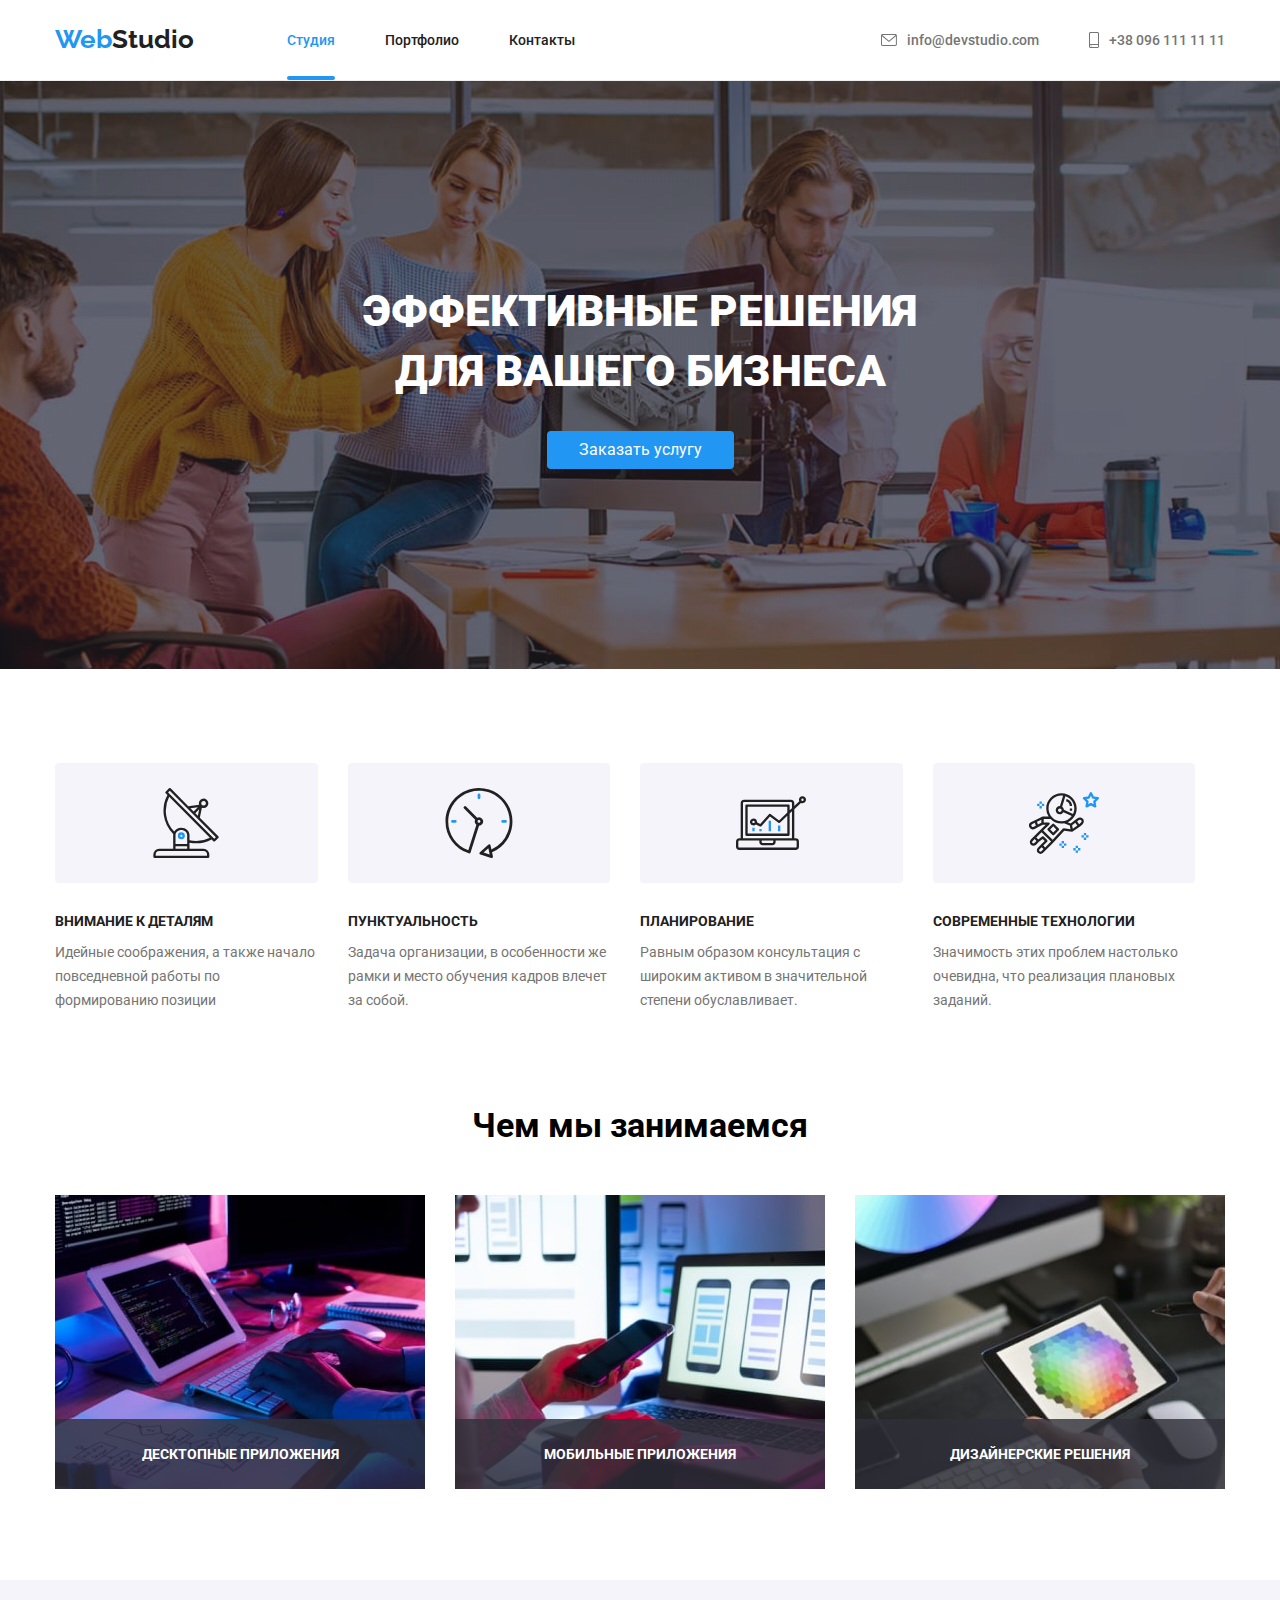
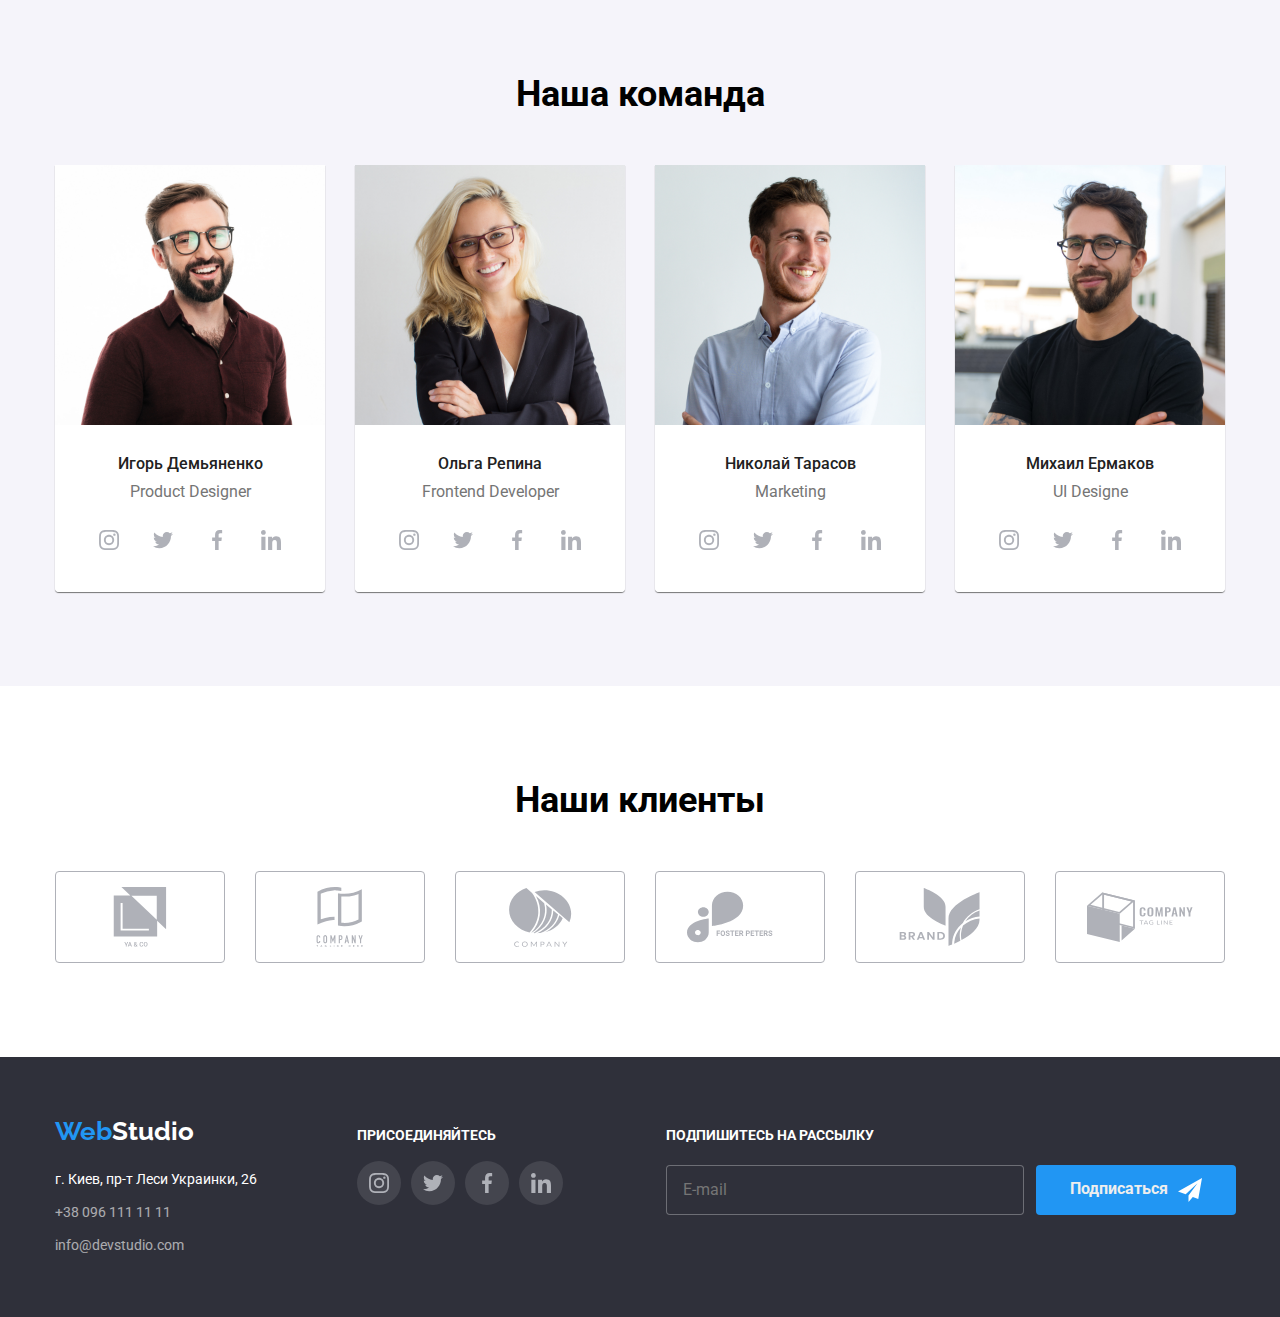
<file: index.html>
<!DOCTYPE html>
<html lang="ru">

<head>
    <title>goit-markup-hw-07</title>
    <meta charset="utf-8">
    <link rel="stylesheet" href="css/main-dist.css">
    <meta name="viewport" content="width=device-width, initial-scale=1.0">
    <link rel="preconnect" href="https://fonts.googleapis.com">
    <link rel="preconnect" href="https://fonts.gstatic.com" crossorigin>
    <link href="https://fonts.googleapis.com/css2?family=Roboto:wght@400;500;700;900&display=swap" rel="stylesheet">
    <link rel="preconnect" href="https://fonts.googleapis.com">
    <link rel="preconnect" href="https://fonts.gstatic.com" crossorigin>
    <link href="https://fonts.googleapis.com/css2?family=Raleway:wght@700&display=swap" rel="stylesheet">
</head>

<body>
    <header>
        <div class="container header-page">
                <a class="header__logo--link logo" href="/">Web<span class="logo-text">Studio</span></a>
                    
                <nav>
                    <ul class="header__list">
                        <li class="header__li header__action"><a class="header__list--link action" href="index.html">Студия</a></li>
                        <li class="header__li"><a class="header__list--link" href="portfolio.html">Портфолио</a></li>
                        <li class="header__li"><a class="header__list--link" href="">Контакты</a></li>
                    </ul>
                </nav>
                <ul class="header__link">
                    <li class="header__right-link"><svg class="header__icon--right"><use href="./images/icon/symbol-defs.svg#icon-envelope"></use></svg><a class="header__icon--mail" href="mailto:info@devstudio.com">info@devstudio.com</a></li>
                    <li class="header__right-link"><svg class="header__icon--right icon-right-resize"><use href="./images/icon/symbol-defs.svg#icon-smartphone"></use></svg><a class="header__icon--tel" href="tel:+380961111111">+38 096 111 11 11</a></li>
                </ul>
        </div>
    </header>
    <main>
            <section class="bussines-page">
                    <div class="container"> 
                    <h1 class="bussines-title">Эффективные решения<br> для вашего бизнеса</h1>
                    <button data-modal-open class="bussines-buttom" type="submit">Заказать услугу</button>
                    </div>
            </section>
            
                <section class="advantages">
                    <div class="container">       
                        <h2 class="advantages__hidden">Особенности</h2>
                        <ul class="advantages__unordered--list">
                            <li class="advantages__list">
                                <div class="advantages__box--icon">
                                    <svg class="advantages__icon">
                                        <use href="./images/icon/symbol-defs.svg#icon-antenna-1"></use>
                                    </svg>
                                </div>
                                <h3 class="advantages__title">Внимание к деталям</h3>
                                <p class="advantages__text">Идейные соображения, а также начало повседневной работы по формированию
                                    позиции</p>
                            </li>
                            <li class="advantages__list">
                                <div class="advantages__box--icon">
                                    <svg class="advantages__icon">
                                        <use href="./images/icon/symbol-defs.svg#icon-clock-1"></use>
                                    </svg>
                                </div>
                                <h3 class="advantages__title">Пунктуальность</h3>
                                <p class="advantages__text">Задача организации, в особенности же рамки и место обучения кадров влечет за собой.</p>
                            </li>
                            <li class="advantages__list">
                                <div class="advantages__box--icon">
                                    <svg class="advantages__icon">
                                        <use href="./images/icon/symbol-defs.svg#icon-diagram-1"></use>
                                    </svg>
                                </div>
                                <h3 class="advantages__title">Планирование</h3>
                                <p class="advantages__text">Равным образом консультация с широким активом в значительной степени
                                    обуславливает.</p>
                            </li>
                            <li class="advantages__list">
                                <div class="advantages__box--icon">
                                    <svg class="advantages__icon">
                                        <use href="./images/icon/symbol-defs.svg#icon-astronaut-1"></use>
                                    </svg>
                                </div>
                                <h3 class="advantages__title">Современные технологии</h3>
                                <p class="advantages__text">Значимость этих проблем настолько очевидна, что реализация плановых
                                    заданий.
                                </p>
                            </li>
                        </ul>
                    </div>
                </section>
            <!-- Начало Наша работа-->
                <section class="ourwork">
                    <div class="container"> 
                        <h2 class="ourwork__title">Чем мы занимаемся</h2>
                        <ul class="ourwork__list">
                            <li class="ourwork__item">
                                    <img src="./images/comp1.jpg" alt="Компьютер" width="370" />
                                    <div class="ourwork__box">
                                    <p class="ourworkbox__text">Десктопные приложения</p>     
                                    </div>
                            </li>
                            <li class="ourwork__item">
                                    <img src="./images/comp2.jpg" alt="Компьютер" width="370" />
                                    <div class="ourwork__box">
                                    <p class="ourworkbox__text">Мобильные приложения</p>     
                                    </div>
                            </li>
                            <li class="ourwork__item">
                                    <img src="./images/comp3.jpg" alt="Компьютер" width="370" />
                                    <div class="ourwork__box">
                                    <p class="ourworkbox__text">Дизайнерские решения</p>     
                                </div>
                            </li>
                        </ul>
                    </div>
                </section>
            <!--Конец Наша работа-->
            <!--Начало Наша Команда-->
            <section class="team">
                <div class="back-layer">
                    <div class="container">
                        <h2 class="team__title">Наша команда</h2>
                        <ul class="team__list">
                            <li class="team__items">
                                <div class="team__image--box">
                                    <img class="team__image" src="./images/img.jpg" alt="Мужчина в очках" width="270">
                                </div>
                                <div class="team__box--name">
                                <h3 class="team__items--title">Игорь Демьяненко</h3>
                                <p class="team__items--text">Product Designer</p>
                                <ul class="team__unordered--list">
                                    <li class="team__icon--item"><a class="team__icon--link" href="/"><svg class="team__icon--team"><use href="./images/icon/symbol-defs.svg#icon-instagram-2"></use></svg></a></li>
                                    <li class="team__icon--item"><a class="team__icon--link" href="/"><svg class="team__icon--team"><use href="./images/icon/symbol-defs.svg#icon-twitter-1"></use></svg></a></li>
                                    <li class="team__icon--item"><a class="team__icon--link" href="/"><svg class="team__icon--team"><use href="./images/icon/symbol-defs.svg#icon-facebook-1"></use></svg></a></li>
                                    <li class="team__icon--item"><a class="team__icon--link" href="/"><svg class="team__icon--team"><use href="./images/icon/symbol-defs.svg#icon-linkedin-1"></use></svg></a></li>
                                </ul>       
                                </div>
                            </li>
                            <li class="team__items">
                                <div class="team__image--box">
                                    <img class="team__image" src="./images/img(1).jpg" alt="Женщина в очках" width="270">
                                </div>
                                <div class="team__box--name">
                                <h3 class="team__items--title">Ольга Репина</h3>
                                <p class="team__items--text">Frontend Developer</p>
                                <ul class="team__unordered--list">
                                    <li class="team__icon--item"><a class="team__icon--link" href="/"><svg class="team__icon--team"><use href="./images/icon/symbol-defs.svg#icon-instagram-2"></use></svg></a></li>
                                    <li class="team__icon--item"><a class="team__icon--link" href="/"><svg class="team__icon--team"><use href="./images/icon/symbol-defs.svg#icon-twitter-1"></use></svg></a></li>
                                    <li class="team__icon--item"><a class="team__icon--link" href="/"><svg class="team__icon--team"><use href="./images/icon/symbol-defs.svg#icon-facebook-1"></use></svg></a></li>
                                    <li class="team__icon--item"><a class="team__icon--link" href="/"><svg class="team__icon--team"><use href="./images/icon/symbol-defs.svg#icon-linkedin-1"></use></svg></a></li>
                                </ul>    
                                </div>
                            </li>
                            <li class="team__items">
                                <div class="team__image--box">
                                    <img class="team__image" src="./images/img(2).jpg" alt="Мужчина" width="270">
                                </div>
                                <div class="team__box--name">
                                <h3 class="team__items--title">Николай Тарасов</h3>
                                <p class="team__items--text">Marketing</p>
                                <ul class="team__unordered--list">
                                    <li class="team__icon--item"><a class="team__icon--link" href="/"><svg class="team__icon--team"><use href="./images/icon/symbol-defs.svg#icon-instagram-2"></use></svg></a></li>
                                    <li class="team__icon--item"><a class="team__icon--link" href="/"><svg class="team__icon--team"><use href="./images/icon/symbol-defs.svg#icon-twitter-1"></use></svg></a></li>
                                    <li class="team__icon--item"><a class="team__icon--link" href="/"><svg class="team__icon--team"><use href="./images/icon/symbol-defs.svg#icon-facebook-1"></use></svg></a></li>
                                    <li class="team__icon--item"><a class="team__icon--link" href="/"><svg class="team__icon--team"><use href="./images/icon/symbol-defs.svg#icon-linkedin-1"></use></svg></a></li>
                                </ul>    
                                </div>
                            </li>
                            <li class="team__items">
                                <div class="team__image--box">
                                    <img src="./images/img(3).jpg" alt="Мужчина в очках" width="270">     
                                </div>
                                <div class="team__box--name">
                                <h3 class="team__items--title">Михаил Ермаков</h3>
                                <p class="team__items--text">UI Designe</p>
                                <ul class="team__unordered--list">
                                    <li class="team__icon--item"><a class="team__icon--link" href="/"><svg class="team__icon--team"><use href="./images/icon/symbol-defs.svg#icon-instagram-2"></use></svg></a></li>
                                    <li class="team__icon--item"><a class="team__icon--link" href="/"><svg class="team__icon--team"><use href="./images/icon/symbol-defs.svg#icon-twitter-1"></use></svg></a></li>
                                    <li class="team__icon--item"><a class="team__icon--link" href="/"><svg class="team__icon--team"><use href="./images/icon/symbol-defs.svg#icon-facebook-1"></use></svg></a></li>
                                    <li class="team__icon--item"><a class="team__icon--link" href="/"><svg class="team__icon--team"><use href="./images/icon/symbol-defs.svg#icon-linkedin-1"></use></svg></a></li>
                                </ul>    
                                </div>
                            </li>
                        </ul>
                    </div>
                </div>
            </section>
            <!--Конец Наша команда-->
            <!--Начало наша клиенты-->
            <section class="clients">
                <div class="container">
                    <h2 class="clients__title">
                        Наши клиенты
                    </h2>
                    <ul class="clients__unordered--list">
                        <li class="clients__unordered--item"><a  class="clients__icon--link" href="/"><svg class="clients__icon--clients"><use href="./images/icon/symbol-defs.svg#icon-group"></use></svg></a></li>
                        <li class="clients__unordered--item"><a  class="clients__icon--link" href="/"><svg class="clients__icon--clients"><use href="./images/icon/symbol-defs.svg#icon-compani"></use></svg></a></li>
                        <li class="clients__unordered--item"><a  class="clients__icon--link" href="/"><svg class="clients__icon--clients"><use href="./images/icon/symbol-defs.svg#icon-Object"></use></svg></a></li>
                        <li class="clients__unordered--item"><a  class="clients__icon--link" href="/"><svg class="clients__icon--clients"><use href="./images/icon/symbol-defs.svg#icon-forest"></use></svg></a></li>
                        <li class="clients__unordered--item"><a  class="clients__icon--link" href="/"><svg class="clients__icon--clients"><use href="./images/icon/symbol-defs.svg#icon-brand"></use></svg></a></li>
                        <li class="clients__unordered--item"><a  class="clients__icon--link" href="/"><svg class="clients__icon--clients"><use href="./images/icon/symbol-defs.svg#icon-compani-last"></use></svg></a></li>
                    </ul>
                </div>
            </section>
            <!--Конец наша клиенты-->
    </main>
    <footer>
        <div class="container flex">
            <div class="footer-logo">
                <a class="footer-logo__link reset-margin" href="/">Web<span class="ft-color">Studio</span></a>
                <address class="footer-logo__address--box">
                    <p class="footer-logo__text--address">г. Киев, пр-т Леси Украинки, 26 </p>
                    <ul class="footer-logo__unordered--list">
                        <li class="footer-logo__item"><a class="footer-logo__link--tel" href="tel:+380961111111">+38 096 111 11 11</a></li>
                        <li class="footer-logo__item"><a class="footer-logo__link--mail" href="mailto:info@devstudio.com">info@devstudio.com</a></li>
                    </ul>
                </address>
            </div>
            <div class="footer-social">
                <b class="footer-social__title">присоединяйтесь</b>
                <ul class="footer-social__unordered--list">
                    <li class="footer-social__item"><a class="team__icon--item" href="/"><svg class="team__icon--team iconteam-color"><use href="./images/icon/symbol-defs.svg#icon-instagram-2"></use></svg></a></li>
                    <li class="footer-social__item"><a class="team__icon--item" href="/"><svg class="team__icon--team iconteam-color"><use href="./images/icon/symbol-defs.svg#icon-twitter-1"></use></svg></a></li>
                    <li class="footer-social__item"><a class="team__icon--item" href="/"><svg class="team__icon--team iconteam-color"><use href="./images/icon/symbol-defs.svg#icon-facebook-1"></use></svg></a></li>
                    <li class="footer-social__item"><a class="team__icon--item" href="/"><svg class="team__icon--team iconteam-color"><use href="./images/icon/symbol-defs.svg#icon-linkedin-1"></use></svg></a></li>
                </ul>    
            </div>
            <div class="footer-subscription">
                <b class="footer-subscription__title">Подпишитесь на рассылку</b>
                <form class="footer-subscription__form">
                   <input class="footer-subscription__input--text" type="text" name="email" placeholder="E-mail">
                   <button class="footer-subscription__button" type="submit">Подписаться</button>
                </form>    
            </div>
        </div>
        <!-- Модальное окно-->
        <div data-modal class="model_beckdrop is-hidden">
            <div class="model">
                <button data-modal-close class="close">
                    <svg  class="close-x" width="18px" height="18px">
                        <use href="./images/icon/close.svg#x">
                        </use>
                    </svg>                  
                </button>
                <b class="model-title">Оставьте свои данные, мы вам перезвоним</b>
                <form class="model-form">
                        <div class="form-field">
                                <label class="label-form" for="name">Имя</label>
                            <div class="form-layer">
                                    <input class="form-name" id="name" type="text" name="name" maxlength="50">
                                    <svg class="input-icon">
                                        <use href="./images/icon/form.svg#icon-person-form"></use>
                                    </svg>
                            </div>
                        </div>

                        <div class="form-field">
                                
                                <label class="label-form" for="phone">Телефон</label>
                            <div class="form-layer">
                                <input class="form-name" id="phone" type="tel" name="phone" maxlength="16">
                                <svg class="input-icon">
                                    <use href="./images/icon/form.svg#icon-phone-form"></use>
                                </svg>
                            </div>
                        </div>

                        <div class="form-field">
                                <label class="label-form" for="email">Почта</label>
                            <div class="form-layer">
                                <input class="form-name" id="email" name="email" type="email"  maxlength="50">
                                <svg class="input-icon">
                                    <use href="./images/icon/form.svg#icon-email-form"></use>
                                </svg>
                            </div>
                        </div>

                        <div class="form-field">
                            <label class="label-form" for="comment">Комментарий</label>
                            <textarea class="form-comment" name="comment" id="comment" placeholder="Введите текст" ></textarea>
                        </div>
                        <div class="form-field flex-check">
                            
                            <label class="label-form agreement" for="check"><input class="agreement-checkbox" type="checkbox" name="ofer" id="check" value="true">
                                <span class="psevdo-check"></span>Соглашаюсь с рассылкой и принимаю<a class="label-link" href="/">Условия договора</a>
                                
                            </label>
                        </div>

                        <button class="form-btn" type="submit">Отправить</button>
                
                </form>
            </div>
        </div>
        <!--Конец модальное окна-->
        <script src="./js/script.js"></script>
    </footer>
</body>

</html>
</file>
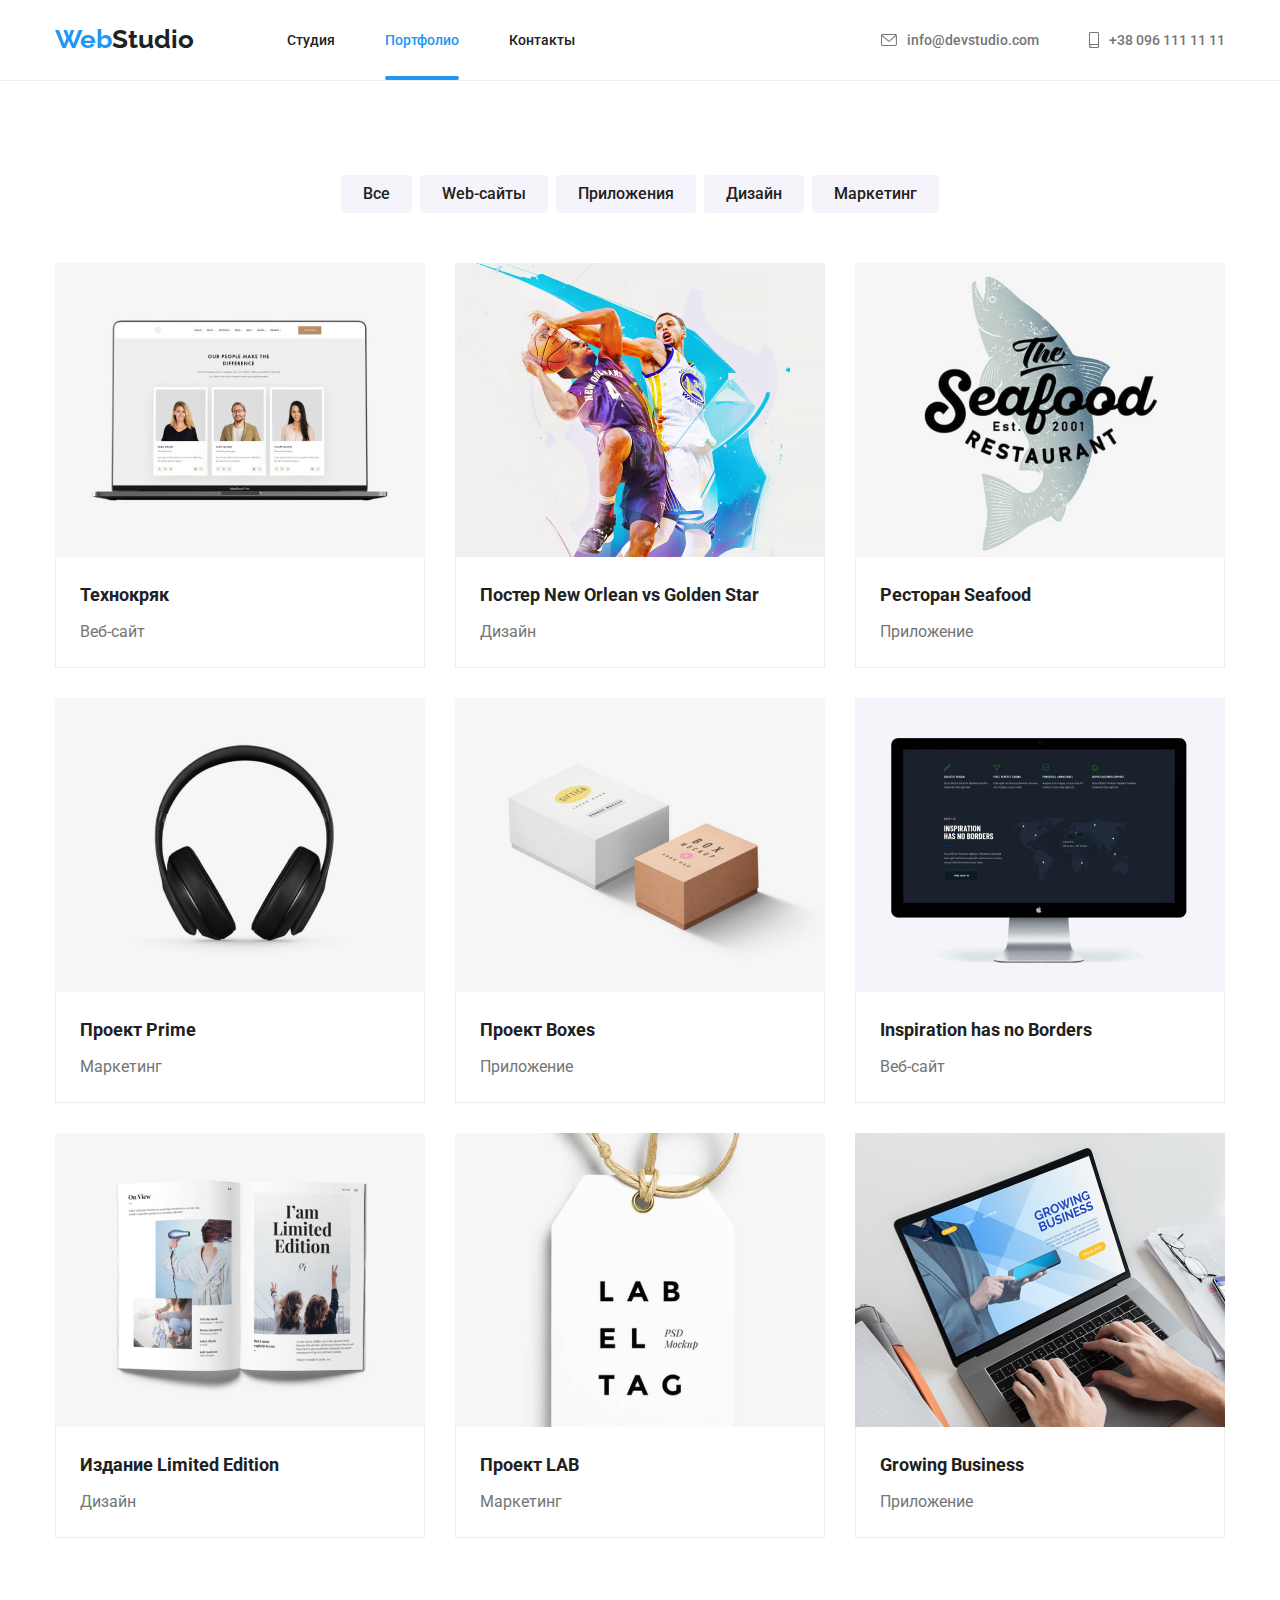
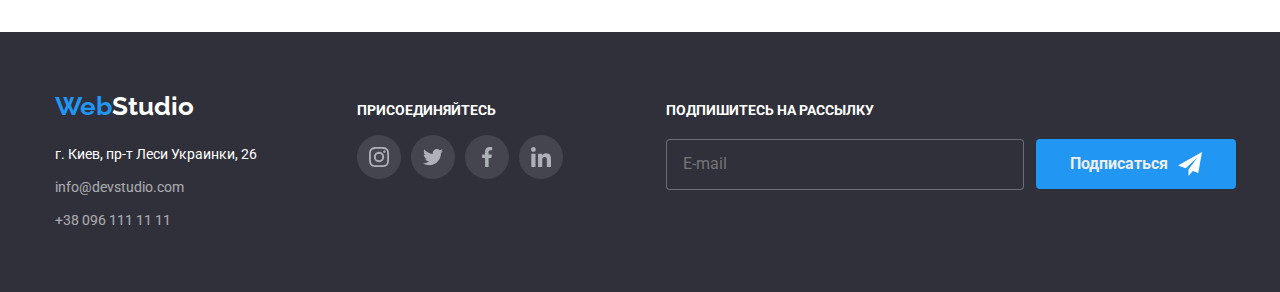
<file: portfolio.html>
<!DOCTYPE html>
<html lang="ru">

<head>
    <title>goit-markup-hw-07</title>
    <meta charset="utf-8">
    <link rel="stylesheet" href="css/main-dist.css">
    <meta name="viewport" content="width=device-width, initial-scale=1.0">
    <link rel="preconnect" href="https://fonts.googleapis.com">
    <link rel="preconnect" href="https://fonts.gstatic.com" crossorigin>
    <link href="https://fonts.googleapis.com/css2?family=Roboto:wght@300;400;500;700&display=swap" rel="stylesheet">
    <link rel="preconnect" href="https://fonts.googleapis.com">
    <link rel="preconnect" href="https://fonts.gstatic.com" crossorigin>
    <link href="https://fonts.googleapis.com/css2?family=Raleway:wght@700&display=swap" rel="stylesheet">
</head>

<body>
    <header>
        <div class="container header-page">
                <a class="header__logo--link logo" href="/">Web<span class="logo-text">Studio</span></a>
                    
                <nav>
                    <ul class="header__list">
                        <li class="header__li"><a class="header__list--link" href="index.html">Студия</a></li>
                        <li class="header__li header__action"><a class="header__list--link action" href="portfolio.html">Портфолио</a></li>
                        <li class="header__li"><a class="header__list--link" href="">Контакты</a></li>
                    </ul>
                </nav>

                <ul class="header__link">
                    <li class="header__right-link"><svg class="header__icon--right"><use href="./images/icon/symbol-defs.svg#icon-envelope"></use></svg><a class="header__icon--mail" href="mailto:info@devstudio.com">info@devstudio.com</a></li>
                    <li class="header__right-link"><svg class="header__icon--right icon-right-resize"><use href="./images/icon/symbol-defs.svg#icon-smartphone"></use></svg><a class="header__icon--tel" href="tel:+380961111111">+38 096 111 11 11</a></li>
                </ul>
        </div>
    </header>
        <main>
                <section class="section-portfolio">
                    <div class="container">
                            <h1 class="advantages__hidden">Портфолио</h1> <!--hidden-->
                                <ul class="section-portfolio__unordered--list">
                                    <li class="section-portfolio__item"><button type="submit"  class="section-portfolio__button  action-button" >Все</button></li>
                                    <li class="section-portfolio__item"><button type="submit"  class="section-portfolio__button action-button " >Web-сайты</button></li>
                                    <li class="section-portfolio__item"><button type="submit"  class="section-portfolio__button action-button " >Приложения</button></li>
                                    <li class="section-portfolio__item"><button type="submit"  class="section-portfolio__button action-button " >Дизайн</button></li>
                                    <li class="section-portfolio__item"><button type="submit"  class="section-portfolio__button action-button " >Маркетинг</button></li>
                                </ul>
                        
                            <ul class="product-card__unordered--list">
                                <li class="product-card__item">
                                    <a class="product-card__link" href="/">
                                        <div class="product-card__box-img">
                                            <img src="images/images1.jpg" width="370" alt="Вебсайт">
                                            <p class="product-card__box--text">Технокряк это современная площадка распространения коронавируса. Компании используют эту платформу для цифрового шпионажа и атак на защищённые сервера конкурентов.</p>
                                        </div>
                                        <div class="product-card__box-text">
                                            <h2 class="product-card__title">Технокряк</h2>
                                            <p class="product-card__box-bottom-text">Веб-сайт</p>
                                        </div>
                                    </a>
                                </li>
                                <li class="product-card__item">
                                    <a class="product-card__link" href="/">
                                    <div class="product-card__box-img">    
                                        <img src="images/images2.jpg" width="370" alt="Баскетболисты">
                                        <p class="product-card__box--text">Технокряк это современная площадка распространения коронавируса. Компании используют эту платформу для цифрового шпионажа и атак на защищённые сервера конкурентов.</p>
                                    </div>
                                    <div class="product-card__box-text">
                                    <h2 class="product-card__title">Постер New Orlean vs Golden Star</h2>
                                    <p class="product-card__box-bottom-text">Дизайн</p>
                                    </div>
                                    </a>
                                </li>
                                <li class="product-card__item">
                                    <a class="product-card__link" href="/">
                                        <div class="product-card__box-img">  
                                        <img src="images/images3.jpg" width="370" alt="Логотип">
                                        <p class="product-card__box--text">Технокряк это современная площадка распространения коронавируса. Компании используют эту платформу для цифрового шпионажа и атак на защищённые сервера конкурентов.</p>
                                        </div>
                                    <div class="product-card__box-text">
                                    <h2 class="product-card__title">Ресторан Seafood</h2>
                                    <p class="product-card__box-bottom-text">Приложение</p>
                                    </div>
                                    </a>
                                </li>
                                <li class="product-card__item">
                                    <a class="product-card__link" href="/">
                                    <div class="product-card__box-img">    
                                        <img src="images/images4.jpg" width="370" alt="Наушники">
                                        <p class="product-card__box--text">Технокряк это современная площадка распространения коронавируса. Компании используют эту платформу для цифрового шпионажа и атак на защищённые сервера конкурентов.</p>
                                    </div>
                                    <div class="product-card__box-text">
                                    <h2 class="product-card__title">Проект Prime</h2>
                                    <p class="product-card__box-bottom-text">Маркетинг</p>
                                    </div>
                                    </a>
                                </li>
                                <li class="product-card__item">
                                    <a class="product-card__link" href="/">
                                    <div class="product-card__box-img">    
                                        <img src="images/images5.jpg" width="370" alt="Части">
                                        <p class="product-card__box--text">Технокряк это современная площадка распространения коронавируса. Компании используют эту платформу для цифрового шпионажа и атак на защищённые сервера конкурентов.</p>
                                    </div>
                                    <div class="product-card__box-text">
                                    <h2 class="product-card__title">Проект Boxes</h2>
                                    <p class="product-card__box-bottom-text">Приложение</p>
                                    </div>
                                    </a>
                                </li>
                                <li class="product-card__item">
                                    <a class="product-card__link" href="/">
                                        <div class="product-card__box-img">    
                                            <img src="images/images6.jpg" width="370" alt="Части">
                                            <p class="product-card__box--text">Технокряк это современная площадка распространения коронавируса. Компании используют эту платформу для цифрового шпионажа и атак на защищённые сервера конкурентов.</p>
                                        </div>
                                    <div class="product-card__box-text">
                                    <h2 class="product-card__title">Inspiration has no Borders</h2>
                                    <p class="product-card__box-bottom-text">Веб-сайт</p>
                                    </div>
                                    </a>
                                </li>
                                <li class="product-card__item">
                                    <a class="product-card__link" href="/">
                                    <div class="product-card__box-img">    
                                            <img src="images/images7.jpg" width="370" alt="Части">
                                            <p class="product-card__box--text">Технокряк это современная площадка распространения коронавируса. Компании используют эту платформу для цифрового шпионажа и атак на защищённые сервера конкурентов.</p>
                                    </div>
                                    <div class="product-card__box-text">
                                    <h2 class="product-card__title">Издание Limited Edition</h2>
                                    <p class="product-card__box-bottom-text">Дизайн</p>
                                    </div>
                                    </a>
                                </li>
                                <li class="product-card__item">
                                    <a class="product-card__link" href="/">
                                        <div class="product-card__box-img">    
                                            <img src="images/images8.jpg" width="370" alt="Части">
                                            <p class="product-card__box--text">Технокряк это современная площадка распространения коронавируса. Компании используют эту платформу для цифрового шпионажа и атак на защищённые сервера конкурентов.</p>
                                        </div>    
                                    <div class="product-card__box-text">
                                    <h2 class="product-card__title">Проект LAB</h2>
                                    <p class="product-card__box-bottom-text">Маркетинг</p>
                                    </div>
                                    </a>
                                </li>
                                <li class="product-card__item">
                                    <a class="product-card__link" href="/">
                                        <div class="product-card__box-img">    
                                            <img src="images/images9.jpg" width="370" alt="Части">
                                            <p class="product-card__box--text">Технокряк это современная площадка распространения коронавируса. Компании используют эту платформу для цифрового шпионажа и атак на защищённые сервера конкурентов.</p>
                                        </div>    
                                    <div class="product-card__box-text">
                                    <h2 class="product-card__title">Growing Business</h2>
                                    <p class="product-card__box-bottom-text">Приложение</p>
                                    </div>
                                    </a>
                                </li>
                            </ul>
                        
                    </div>
                </section>
        </main>
        <footer>
            <div class="container flex">
                <div class="footer-logo">
                    <a class="footer-logo__link reset-margin" href="/">Web<span class="ft-color">Studio</span></a>
                    <address class="footer-logo__address--box">
                        <p class="footer-logo__text--address">г. Киев, пр-т Леси Украинки, 26 </p>
                        <ul class="footer-logo__unordered--list">
                            <li class="footer-logo__item"><a class="footer-logo__link--mail" href="mailto:info@devstudio.com">info@devstudio.com</a></li>
                            <li class="footer-logo__item"><a class="footer-logo__link--tel" href="tel:+380961111111">+38 096 111 11 11</a></li>
                            
                        </ul>
                    </address>
                </div>
                <div class="footer-social">
                    <b class="footer-social__title">присоединяйтесь</b>
                    <ul class="footer-social__unordered--list">
                        <li class="footer-social__item"><a class="team__icon--item" href="/"><svg class="team__icon--team iconteam-color"><use href="./images/icon/symbol-defs.svg#icon-instagram-2"></use></svg></a></li>
                        <li class="footer-social__item"><a class="team__icon--item" href="/"><svg class="team__icon--team iconteam-color"><use href="./images/icon/symbol-defs.svg#icon-twitter-1"></use></svg></a></li>
                        <li class="footer-social__item"><a class="team__icon--item" href="/"><svg class="team__icon--team iconteam-color"><use href="./images/icon/symbol-defs.svg#icon-facebook-1"></use></svg></a></li>
                        <li class="footer-social__item"><a class="team__icon--item" href="/"><svg class="team__icon--team iconteam-color"><use href="./images/icon/symbol-defs.svg#icon-linkedin-1"></use></svg></a></li>
                    </ul>    
                </div>
                <div class="footer-subscription">
                    <b class="footer-subscription__title">Подпишитесь на рассылку</b>
                    <form class="footer-subscription__form">
                       <input class="footer-subscription__input--text" type="text" name="email" placeholder="E-mail">
                       <button class="footer-subscription__button" type="submit">Подписаться</button>
                    </form>    
                </div>
            </div>
            <!-- Модальное окно-->
            <div data-modal class="model_beckdrop is-hidden">
                <div class="model">
                    <button data-modal-close class="close">
                        <svg  class="close-x" width="18px" height="18px">
                            <use href="./images/icon/close.svg#x">
                            </use>
                        </svg>                  
                    </button>
                    <b class="model-title">Оставьте свои данные, мы вам перезвоним</b>
                    <form class="model-form">
                            <div class="form-field">
                                    <label class="label-form" for="name">Имя</label>
                                <div class="form-layer">
                                        <input class="form-name" id="name" type="text" name="name" maxlength="50">
                                        <svg class="input-icon">
                                            <use href="./images/icon/form.svg#icon-person-form"></use>
                                        </svg>
                                </div>
                            </div>
    
                            <div class="form-field">
                                    
                                    <label class="label-form" for="phone">Телефон</label>
                                <div class="form-layer">
                                    <input class="form-name" id="phone" type="tel" name="phone" maxlength="16">
                                    <svg class="input-icon">
                                        <use href="./images/icon/form.svg#icon-phone-form"></use>
                                    </svg>
                                </div>
                            </div>
    
                            <div class="form-field">
                                    <label class="label-form" for="email">Почта</label>
                                <div class="form-layer">
                                    <input class="form-name" id="email" name="email" type="email"  maxlength="50">
                                    <svg class="input-icon">
                                        <use href="./images/icon/form.svg#icon-email-form"></use>
                                    </svg>
                                </div>
                            </div>
    
                            <div class="form-field">
                                <label class="label-form" for="comment">Комментарий</label>
                                <textarea class="form-comment" name="comment" id="comment" placeholder="Введите текст" ></textarea>
                            </div>
                            <div class="form-field flex-check">
                                
                                <label class="label-form agreement" for="check"><input class="agreement-checkbox" type="checkbox" name="ofer" id="check" value="true">
                                    <span class="psevdo-check"></span>Соглашаюсь с рассылкой и принимаю<a class="label-link" href="/">Условия договора</a>
                                    
                                </label>
                            </div>
    
                            <button class="form-btn" type="submit">Отправить</button>
                    
                    </form>
                </div>
            </div>
            <!--Конец модальное окна-->
            <script src="./js/script.js"></script>
        </footer>
</body>
</html>
</file>
<file: css/main-dist.css>
/*! normalize.css v8.0.1 | MIT License | github.com/necolas/normalize.css */html{line-height:1.15;-webkit-text-size-adjust:100%}body{margin:0}main{display:block}h1{font-size:2em;margin:0.67em 0}hr{-webkit-box-sizing:content-box;box-sizing:content-box;height:0;overflow:visible}pre{font-family:monospace, monospace;font-size:1em}a{background-color:transparent}abbr[title]{border-bottom:none;text-decoration:underline;-webkit-text-decoration:underline dotted;text-decoration:underline dotted}b,strong{font-weight:bolder}code,kbd,samp{font-family:monospace, monospace;font-size:1em}small{font-size:80%}sub,sup{font-size:75%;line-height:0;position:relative;vertical-align:baseline}sub{bottom:-0.25em}sup{top:-0.5em}img{border-style:none}button,input,optgroup,select,textarea{font-family:inherit;font-size:100%;line-height:1.15;margin:0}button,input{overflow:visible}button,select{text-transform:none}[type=button],[type=reset],[type=submit],button{-webkit-appearance:button}[type=button]::-moz-focus-inner,[type=reset]::-moz-focus-inner,[type=submit]::-moz-focus-inner,button::-moz-focus-inner{border-style:none;padding:0}[type=button]:-moz-focusring,[type=reset]:-moz-focusring,[type=submit]:-moz-focusring,button:-moz-focusring{outline:1px dotted ButtonText}fieldset{padding:0.35em 0.75em 0.625em}legend{-webkit-box-sizing:border-box;box-sizing:border-box;color:inherit;display:table;max-width:100%;padding:0;white-space:normal}progress{vertical-align:baseline}textarea{overflow:auto}[type=checkbox],[type=radio]{-webkit-box-sizing:border-box;box-sizing:border-box;padding:0}[type=number]::-webkit-inner-spin-button,[type=number]::-webkit-outer-spin-button{height:auto}[type=search]{-webkit-appearance:textfield;outline-offset:-2px}[type=search]::-webkit-search-decoration{-webkit-appearance:none}::-webkit-file-upload-button{-webkit-appearance:button;font:inherit}details{display:block}summary{display:list-item}template{display:none}[hidden]{display:none}.flex-center{display:-webkit-box;display:-ms-flexbox;display:flex;-webkit-box-align:center;-ms-flex-align:center;align-items:center}body{font-family:"Roboto", sans-serif;padding:0;margin:0}.section-portfolio{padding-top:94px;padding-bottom:94px}.container{width:1200px;margin:0 auto;padding-left:15px;padding-right:15px}img{display:block}*{-webkit-box-sizing:border-box;box-sizing:border-box}ul{list-style:none}a{text-decoration:none}input,label{display:block}.advantages__hidden{position:absolute;width:1px;height:1px;margin:-1px;border:0;padding:0;white-space:nowrap;-webkit-clip-path:inset(100%);clip-path:inset(100%);clip:rect(0 0 0 0);overflow:hidden}.header__list--link.bg{background:#2196F3;color:#fff}a.action{color:#2196F3}header{border-bottom:1px solid #EEEEEE}.header-page{display:-webkit-box;display:-ms-flexbox;display:flex;-webkit-box-align:center;-ms-flex-align:center;align-items:center}.header__logo--link{color:#2196F3;font-size:26px;font-weight:bold;text-decoration:none;margin-right:93px;font-family:"Raleway", sans-serif}.header__li{position:relative}.header__action:before{position:absolute;content:'';width:100%;height:4px;bottom:0px;left:0px;background-color:#2196F3;border-radius:2px}.logo-text{color:#212121;font-weight:bold;font-family:"Raleway", sans-serif}.header__list--link{color:#212121;font-weight:500;font-size:14px;padding-top:32px;padding-bottom:32px;display:block;-webkit-transition:color 250ms cubic-bezier(0.4, 0, 0.2, 1);transition:color 250ms cubic-bezier(0.4, 0, 0.2, 1)}.header__list--link{position:relative}.header__list--link:hover{color:#2196F3}.header__link{display:-webkit-box;display:-ms-flexbox;display:flex;margin:0;padding:0;margin-left:auto}.header__icon--tel{display:block;color:#757575;text-decoration:none;font-size:14px;font-weight:500;margin-right:0px;-webkit-transition:color 250ms cubic-bezier(0.4, 0, 0.2, 1);transition:color 250ms cubic-bezier(0.4, 0, 0.2, 1)}.header__right-link:first-child{margin-right:50px}.header__icon--mail{display:block;color:#757575;text-decoration:none;font-size:14px;font-weight:500;-webkit-transition:color 250ms cubic-bezier(0.4, 0, 0.2, 1);transition:color 250ms cubic-bezier(0.4, 0, 0.2, 1)}.header__right-link{display:-webkit-inline-box;display:-ms-inline-flexbox;display:inline-flex;-webkit-box-pack:center;-ms-flex-pack:center;justify-content:center;-webkit-box-align:center;-ms-flex-align:center;align-items:center;cursor:pointer}.header__right-link:hover .header__icon--right{fill:#2196F3}.header__icon--right{display:block;width:16px;height:12px;margin-right:10px;fill:#757575;-webkit-transition:color 250ms cubic-bezier(0.4, 0, 0.2, 1), fill 250ms cubic-bezier(0.4, 0, 0.2, 1);transition:color 250ms cubic-bezier(0.4, 0, 0.2, 1), fill 250ms cubic-bezier(0.4, 0, 0.2, 1)}.icon-right-resize{width:10px;height:16px}.header__icon--mail:hover,.header__icon--tel:hover{color:#2196F3}.header__list{display:-webkit-box;display:-ms-flexbox;display:flex;-webkit-box-align:center;-ms-flex-align:center;align-items:center;margin:0px;padding:0px}.header__li{margin-right:50px}.header__li:last-child{margin-right:0px}.bussines-page{position:relative;max-width:1600px;margin:0 auto;padding-top:200px;padding-bottom:200px;background:#2F303A;text-align:center;background-image:-webkit-gradient(linear, left top, right top, from(rgba(47, 48, 58, .4)), to(rgba(47, 48, 58, .4))), url(../images/bg-her.jpg);background-image:linear-gradient(to right, rgba(47, 48, 58, .4), rgba(47, 48, 58, .4)), url(../images/bg-her.jpg);background-size:cover;background-position:center}.bussines-title{font-size:44px;color:#fff;font-weight:900;text-align:center;line-height:60px;margin:0;text-transform:uppercase}.bussines-buttom{margin-top:30px;padding:10px 32px 10px 32px;border:none;font-size:16px;background:#2196F3;color:#fff;border-radius:4px;-webkit-transition:background-color 250ms cubic-bezier(0.4, 0, 0.2, 1);transition:background-color 250ms cubic-bezier(0.4, 0, 0.2, 1)}.bussines-buttom:hover{background:#1b7ac7}.advantages{padding-top:94px}.advantages__unordered--list{display:-webkit-box;display:-ms-flexbox;display:flex;margin:0px;padding:0px}.advantages__list{margin-right:30px;width:270px}.advantages__box--icon{background-color:#F5F4FA;border-radius:4px;height:120px;display:-webkit-box;display:-ms-flexbox;display:flex;-webkit-box-align:center;-ms-flex-align:center;align-items:center;-webkit-box-pack:center;-ms-flex-pack:center;justify-content:center;margin-bottom:30px}.advantages__icon{width:70px;height:70px}.advantages-list:last-child{margin-right:0px}.advantages__title{font-size:14px;font-weight:700;text-transform:uppercase;margin:0px;color:#212121;font-family:"Roboto", sans-serif}.advantages__text{font-size:14px;margin:0;margin-top:10px;font-weight:400;color:#757575;line-height:24px;text-align:left}.ourwork{padding-top:94px;padding-bottom:91px}.ourwork__title{text-align:center;font-size:34px;font-weight:bold;font-family:var(--font-ferst);margin:0}.ourwork__list{margin:0;margin-top:50px;display:-webkit-box;display:-ms-flexbox;display:flex;padding:0px}.ourwork__item{width:calc(33.33333% - 20px);margin-right:30px;position:relative}.ourwork__item:nth-child(3n){margin-right:0px}.ourwork__box{position:absolute;display:-webkit-box;display:-ms-flexbox;display:flex;-webkit-box-pack:center;-ms-flex-pack:center;justify-content:center;-webkit-box-align:center;-ms-flex-align:center;align-items:center;width:100%;width:370px;height:70px;left:0px;bottom:0px;background:rgba(47, 48, 58, .8)}.ourworkbox__text{color:#fff;text-transform:uppercase;font-weight:700;font-size:14px;line-height:16,41px}.back-layer{background:#F5F4FA}.team{padding-top:94px;padding-bottom:94px;background:#F5F4FA}.team__title{font-size:36px;text-align:center;margin:0}.team__list{display:-webkit-box;display:-ms-flexbox;display:flex;padding:0px;margin-top:50px;margin-bottom:0px}.team__items{width:calc(25% - 22.5px);margin-right:30px;-webkit-box-shadow:0px 1px 1px #757575;box-shadow:0px 1px 1px #757575;border-radius:0px 0px 4px 4px}.team__items:nth-child(4n){margin-right:0px}.team__items--title{font-size:16px;font-weight:500;color:#212121;text-align:center;margin:0px;margin-bottom:10px}.team__image--box>.team__image{display:block}.team__items--text{color:#757575;text-align:center;font-weight:400;margin-top:0px;margin-bottom:0px}.team__box--name{height:auto;background:#FFFFFF;padding-top:30px;padding-bottom:30px;padding-left:32px;padding-right:32px;border-radius:0px 0px 4px 4px}.team__icon--team{width:20px;height:20px;fill:#AFB1B8;-webkit-transition:fill 250ms cubic-bezier(0.4, 0, 0.2, 1);transition:fill 250ms cubic-bezier(0.4, 0, 0.2, 1)}.iconteam-color{fill:#ffffff}.team__unordered--list{display:-webkit-box;display:-ms-flexbox;display:flex;-webkit-box-align:center;-ms-flex-align:center;align-items:center;-webkit-box-pack:center;-ms-flex-pack:center;justify-content:center;margin:0 auto;margin-top:16px;padding:0}.team__icon--item{display:-webkit-box;display:-ms-flexbox;display:flex;-webkit-box-align:center;-ms-flex-align:center;align-items:center;-webkit-box-pack:center;-ms-flex-pack:center;justify-content:center;border-radius:50%;width:44px;height:44px;margin-right:10px;-webkit-transition:background-color 250ms cubic-bezier(0.4, 0, 0.2, 1);transition:background-color 250ms cubic-bezier(0.4, 0, 0.2, 1)}.team__icon--item:hover .team__icon--team{fill:#EEEEEE}.team__icon--item:hover{background-color:#2196F3}.team__icon--item:last-child{margin-right:0px}.team__icon--link{padding:0px;margin:0px;width:100%;height:100%;display:-webkit-box;display:-ms-flexbox;display:flex;-webkit-box-pack:center;-ms-flex-pack:center;justify-content:center;-webkit-box-align:center;-ms-flex-align:center;align-items:center}.clients{padding-top:94px;padding-bottom:94px}.clients__title{font-size:36px;text-align:center;margin:0}.clients__unordered--list{width:100%;padding:0px;margin:0px;display:-webkit-box;display:-ms-flexbox;display:flex;margin-top:50px}.clients__unordered--item{width:calc(16.66667% - 25px);height:92px;margin-right:30px;border:1px solid #AFB1B8;border-radius:4px;-webkit-transition:border-color 250ms cubic-bezier(0.4, 0, 0.2, 1);transition:border-color 250ms cubic-bezier(0.4, 0, 0.2, 1)}.clients__unordered--item:hover .clients__icon--clients{fill:#2196F3}.clients__unordered--item:hover{border:1px solid #2196F3}.clients__icon--link{width:100%;height:100%;display:-webkit-box;display:-ms-flexbox;display:flex;-webkit-box-pack:center;-ms-flex-pack:center;justify-content:center;-webkit-box-align:center;-ms-flex-align:center;align-items:center}.clients__unordered--item:last-child{margin-right:0px}.clients__icon--clients{display:block;width:106px;height:60px;fill:#AFB1B8;-webkit-transition:fill 250ms cubic-bezier(0.4, 0, 0.2, 1);transition:fill 250ms cubic-bezier(0.4, 0, 0.2, 1)}footer{background:#2F303A;padding-top:60px;padding-bottom:60px}.reset-margin{margin:0}footer{background:#2F303A;padding-top:60px;padding-bottom:60px}.flex{display:-webkit-box;display:-ms-flexbox;display:flex;-webkit-box-align:baseline;-ms-flex-align:baseline;align-items:baseline}.reset-margin{margin:0}.footer-logo__link{color:#2196F3;font-size:26px;font-weight:bold;text-decoration:none;margin-right:93px;font-family:'Raleway', sans-serif}.ft-color{color:#FFF}.footer-logo__address--box{font-size:14px;font-weight:400;color:#fff;line-height:24px;margin-top:20px}.footer-logo__text--address{font-style:normal;margin:0px;font-size:14px;font-weight:400;color:#fff;line-height:24px}.footer-logo__unordered--list{padding:0;margin:0;display:inline-block;margin-bottom:0;margin-top:9px}.footer-logo__link--mail,.footer-logo__link--tel{display:block;color:var(--ferst-color);text-decoration:none;font-size:14px;font-weight:400;line-height:24px;color:#fff;opacity:60%;font-style:normal}.footer-logo__item:last-child{margin-top:9px}.footer-social{margin-left:70px}.footer-social__title{font-size:14px;font-weight:700;color:#fff;text-transform:uppercase;margin-bottom:20px}.footer-social__unordered--list{display:-webkit-box;display:-ms-flexbox;display:flex;-webkit-box-align:center;-ms-flex-align:center;align-items:center;-webkit-box-pack:center;-ms-flex-pack:center;justify-content:center;margin:0 auto;margin-top:16px;padding:0}.footer-social__icon{display:-webkit-inline-box;display:-ms-inline-flexbox;display:inline-flex;-webkit-box-align:center;-ms-flex-align:center;align-items:center;-webkit-box-pack:center;-ms-flex-pack:center;justify-content:center;border-radius:50%;width:44px;height:44px;margin-right:10px;background-color:rgba(255, 255, 255, .1);-webkit-transition:background-color 250ms cubic-bezier(0.4, 0, 0.2, 1);transition:background-color 250ms cubic-bezier(0.4, 0, 0.2, 1)}.footer-social__icon:last-child{margin-right:0px}.teamicon-link{padding:0px;margin:0px;width:100%;height:100%;display:-webkit-box;display:-ms-flexbox;display:flex;-webkit-box-pack:center;-ms-flex-pack:center;justify-content:center;-webkit-box-align:center;-ms-flex-align:center;align-items:center}.iconteam-color{fill:#AFB1B8}.footer-social__item{display:-webkit-inline-box;display:-ms-inline-flexbox;display:inline-flex;-webkit-box-align:center;-ms-flex-align:center;align-items:center;-webkit-box-pack:center;-ms-flex-pack:center;justify-content:center;border-radius:50%;width:44px;height:44px;margin-right:10px;background-color:rgba(255, 255, 255, .1);-webkit-transition:background-color 250ms cubic-bezier(0.4, 0, 0.2, 1);transition:background-color 250ms cubic-bezier(0.4, 0, 0.2, 1)}.footer-subscription{margin-left:93px}.footer-subscription__title{font-size:14px;font-weight:700;color:#fff;text-transform:uppercase;margin-bottom:20px}.footer-subscription__form{margin-top:20px;display:-webkit-inline-box;display:-ms-inline-flexbox;display:inline-flex}.footer-subscription__input--text{padding-top:15px;padding-bottom:15px;width:358px;padding-left:16px;border-radius:4px;background:#2F303A;border:1px solid rgba(255, 255, 255, .3);color:rgba(255, 255, 255, .3);font-size:16px;display:-webkit-inline-box;display:-ms-inline-flexbox;display:inline-flex;-webkit-box-pack:center;-ms-flex-pack:center;justify-content:center;-webkit-box-align:center;-ms-flex-align:center;align-items:center;position:relative}.footer-subscription__button{border-radius:4px;background-color:#2196F3;color:#EEEEEE;width:200px;height:50px;margin-left:12px;font-size:16px;font-weight:700;display:-webkit-inline-box;display:-ms-inline-flexbox;display:inline-flex;-webkit-box-pack:center;-ms-flex-pack:center;justify-content:center;-webkit-box-align:center;-ms-flex-align:center;align-items:center;cursor:pointer;border:none;-webkit-transition:background-color 250ms cubic-bezier(0.4, 0, 0.2, 1);transition:background-color 250ms cubic-bezier(0.4, 0, 0.2, 1)}.footer-subscription__button:hover{background-color:#1d80d1}.footer-subscription__button:after{content:"";width:24px;display:-webkit-inline-box;display:-ms-inline-flexbox;display:inline-flex;height:24px;display:block;background-image:url(../images/icon/icon-telega.svg);background-position:center;background-size:cover;margin-left:10px}.flex-check{margin-top:20px;display:-webkit-box;display:-ms-flexbox;display:flex;-webkit-box-pack:center;-ms-flex-pack:center;justify-content:center;-webkit-box-align:center;-ms-flex-align:center;align-items:center}.model_beckdrop{position:fixed;left:0;top:0;bottom:0;right:0;background-color:rgba(0, 0, 0, .2);-webkit-transition:opacity 500ms cubic-bezier(0.4, 0, 0.2, 1);transition:opacity 500ms cubic-bezier(0.4, 0, 0.2, 1);opacity:1}.is-hidden{opacity:0;pointer-events:none}.model{position:absolute;-webkit-transform:translate(-50%, -50%);transform:translate(-50%, -50%);top:50%;left:50%;border-radius:4px;min-width:528px;min-height:581px;background-color:#fff;padding:40px}.model-form{margin-top:12px}.model-title{font-weight:700;font-size:20px;line-height:23,44px;letter-spacing:0.03em}.form-field{margin-top:10px}.form-layer{position:relative}.form-layer:focus-within>.input-icon,.form-layer:focus-within>.label-form{color:#2196F3;fill:#2196F3}.label-form{position:relative;font-weight:400;font-size:12px;line-height:14px;letter-spacing:0.01em;color:#757575;margin-bottom:4px}.form-name{padding-top:11px;padding-left:42px;padding-bottom:11px;width:100%;border:1px solid rgba(33, 33, 33, .2);-webkit-box-sizing:border-box;box-sizing:border-box;border-radius:4px;outline:none;-webkit-transition:fill 250ms cubic-bezier(0.4, 0, 0.2, 1);transition:fill 250ms cubic-bezier(0.4, 0, 0.2, 1)}.form-comment{width:100%;height:120px;outline:none;border:1px solid rgba(33, 33, 33, .2);border-radius:4px;padding:12px 16px 12px 16px;resize:none}.form-comment:focus-within{border-color:#2196F3}.form-comment::-webkit-input-placeholder{font-weight:400;font-size:14px;line-height:16px;letter-spacing:0.01em;color:rgba(117, 117, 117, .5)}.form-comment::-ms-input-placeholder{font-weight:400;font-size:14px;line-height:16px;letter-spacing:0.01em;color:rgba(117, 117, 117, .5)}.form-comment::placeholder{font-weight:400;font-size:14px;line-height:16px;letter-spacing:0.01em;color:rgba(117, 117, 117, .5)}.label-link{color:#2196F3;text-decoration:underline;font-weight:400;font-size:14px;line-height:16px;letter-spacing:0.01em}.agreement-checkbox{-webkit-appearance:none;-moz-appearance:none;appearance:none}.agreement{display:-webkit-box;display:-ms-flexbox;display:flex;-webkit-box-align:center;-ms-flex-align:center;align-items:center;-webkit-box-pack:center;-ms-flex-pack:center;justify-content:center;padding-bottom:3px;font-weight:400;font-size:14px;line-height:24px;letter-spacing:0.03em;color:#757575;margin:0}.agreement a{margin-left:5px}.agreement-checkbox:checked+.psevdo-check{background-image:url(../images/icon/icon-check.svg);border-color:#2196F3;background-position:center;background-size:contain}.psevdo-check{display:inline-block;width:16px;height:15px;margin-right:7px;border:2px solid #212121;border-radius:4px;-webkit-box-sizing:border-box;box-sizing:border-box}.form-name:focus{border:1px solid #2196F3}.form-name:focus+.input-icon{fill:#2196F3}.input-icon{position:absolute;width:18px;height:18px;left:12px;top:50%;-webkit-transform:translateY(-50%);transform:translateY(-50%)}.close{position:absolute;display:-webkit-box;display:-ms-flexbox;display:flex;-webkit-box-align:center;-ms-flex-align:center;align-items:center;-webkit-box-pack:center;-ms-flex-pack:center;justify-content:center;width:30px;height:30px;border:1px solid rgba(1, 1, 1, .1);border-radius:50%;top:8px;background-color:#fff;right:8px;cursor:pointer}.close-x{width:18px;height:18px;fill:#010101;-webkit-transition:fill 250ms cubic-bezier(0.4, 0, 0.2, 1);transition:fill 250ms cubic-bezier(0.4, 0, 0.2, 1)}.close:hover .close-x{fill:#2196F3}.form-btn{position:absolute;bottom:40px;-webkit-transform:translateX(-50%);transform:translateX(-50%);left:50%;margin-top:40px;border:none;padding:10px 55px 10px 55px;font-size:16px;background-color:#2196F3;color:#fff;border-radius:4px;-webkit-transition:background-color 250ms cubic-bezier(0.4, 0, 0.2, 1);transition:background-color 250ms cubic-bezier(0.4, 0, 0.2, 1)}.form-btn:hover{background-color:#1d80d1;cursor:pointer}.section-portfolio__unordered--list{padding:0;display:-webkit-box;display:-ms-flexbox;display:flex;margin:0px;-webkit-box-pack:center;-ms-flex-pack:center;justify-content:center}.section-portfolio__unordered--list:last-child{margin-right:0px}.section-portfolio__item{margin-right:8px}.section-portfolio__item:last-child{margin-right:0px}.section-portfolio__button{color:#212121;font-size:16px;line-height:26px;font-weight:500;text-align:center;display:inline-block;padding:6px 22px 6px 22px;background-color:#F5F4FA;border-radius:4px;border:none;-webkit-transition:background-color 253ms cubic-bezier(0.4, 0, 0.2, 1), color 2503ms cubic-bezier(0.4, 0, 0.2, 1);transition:background-color 253ms cubic-bezier(0.4, 0, 0.2, 1), color 2503ms cubic-bezier(0.4, 0, 0.2, 1)}.action-button{background-color:#F5F4FA;-webkit-transition:background-color 260ms cubic-bezier(0.4, 0, 0.2, 1), color 250ms cubic-bezier(0.4, 0, 0.2, 1), -webkit-box-shadow 250ms cubic-bezier(0.4, 0, 0.2, 1);transition:background-color 260ms cubic-bezier(0.4, 0, 0.2, 1), color 250ms cubic-bezier(0.4, 0, 0.2, 1), -webkit-box-shadow 250ms cubic-bezier(0.4, 0, 0.2, 1);transition:box-shadow 250ms cubic-bezier(0.4, 0, 0.2, 1), background-color 260ms cubic-bezier(0.4, 0, 0.2, 1), color 250ms cubic-bezier(0.4, 0, 0.2, 1);transition:box-shadow 250ms cubic-bezier(0.4, 0, 0.2, 1), background-color 260ms cubic-bezier(0.4, 0, 0.2, 1), color 250ms cubic-bezier(0.4, 0, 0.2, 1), -webkit-box-shadow 250ms cubic-bezier(0.4, 0, 0.2, 1)}.action-button:hover{color:#fff;background:#2196F3;cursor:pointer;-webkit-box-shadow:0px 3px 1px rgba(0, 0, 0, .1), 0px 1px 2px rgba(0, 0, 0, .08), 0px 2px 2px rgba(0, 0, 0, .12);box-shadow:0px 3px 1px rgba(0, 0, 0, .1), 0px 1px 2px rgba(0, 0, 0, .08), 0px 2px 2px rgba(0, 0, 0, .12)}.product-card__unordered--list{margin:0px;margin-top:50px;display:-webkit-box;display:-ms-flexbox;display:flex;-ms-flex-wrap:wrap;flex-wrap:wrap;padding:0px}.product-card__item{width:calc(33.33333% - 20px);margin-bottom:30px;margin-right:30px;-webkit-transition:250ms;transition:250ms}.product-card__item:nth-child(3n){margin-right:0}.product-card__item:nth-last-child(-n+3){margin-bottom:0px}.product-card__link{width:100%;height:100%;display:block}.product-card__link:hover{-webkit-box-shadow:0px 4px 4px 0px rgba(0, 0, 0, .25);box-shadow:0px 4px 4px 0px rgba(0, 0, 0, .25)}.product-card__box-img{position:relative;overflow:hidden}.product-card__box-img:before{content:'';position:absolute;overflow:hidden;display:inline-block;top:0;left:0;width:100%;height:100%;background-color:#2196F3;-webkit-transform:translateY(100%);transform:translateY(100%);opacity:0;-webkit-transition:-webkit-transform 250ms cubic-bezier(0.4, 0, 0.2, 1);transition:-webkit-transform 250ms cubic-bezier(0.4, 0, 0.2, 1);transition:transform 250ms cubic-bezier(0.4, 0, 0.2, 1);transition:transform 250ms cubic-bezier(0.4, 0, 0.2, 1), -webkit-transform 250ms cubic-bezier(0.4, 0, 0.2, 1)}.product-card__item:hover .product-card__box-img:before{overflow:hidden;-webkit-transform:translateY(0);transform:translateY(0);opacity:1}.product-card__box--text{position:absolute;top:0;left:0;padding:64px 24px 64px 24px;font-weight:400;color:#fff;font-size:18px;opacity:0;letter-spacing:0.03em;line-height:28px;margin:0;-webkit-transform:translateY(100%);transform:translateY(100%);-webkit-transition:-webkit-transform 250ms cubic-bezier(0.4, 0, 0.2, 1);transition:-webkit-transform 250ms cubic-bezier(0.4, 0, 0.2, 1);transition:transform 250ms cubic-bezier(0.4, 0, 0.2, 1);transition:transform 250ms cubic-bezier(0.4, 0, 0.2, 1), -webkit-transform 250ms cubic-bezier(0.4, 0, 0.2, 1)}.product-card__item:hover .product-card__box--text{overflow:hidden;-webkit-transform:translateY(0);transform:translateY(0);opacity:1}.product-card__box-text{padding-top:20px;padding-left:24px;padding-right:24px;padding-bottom:20px;border-left:1px solid #EEEEEE;border-bottom:1px solid #EEEEEE;border-right:1px solid #EEEEEE}.product-card__title{margin:0px;padding:0px;color:#212121;font-size:18px;font-weight:bold;line-height:36px}.product-card__box-bottom-text{margin:0px;color:#757575;font-size:16px;font-weight:400;line-height:30px;margin-top:4px}
/*# sourceMappingURL=main-dist.css.map */
</file>
